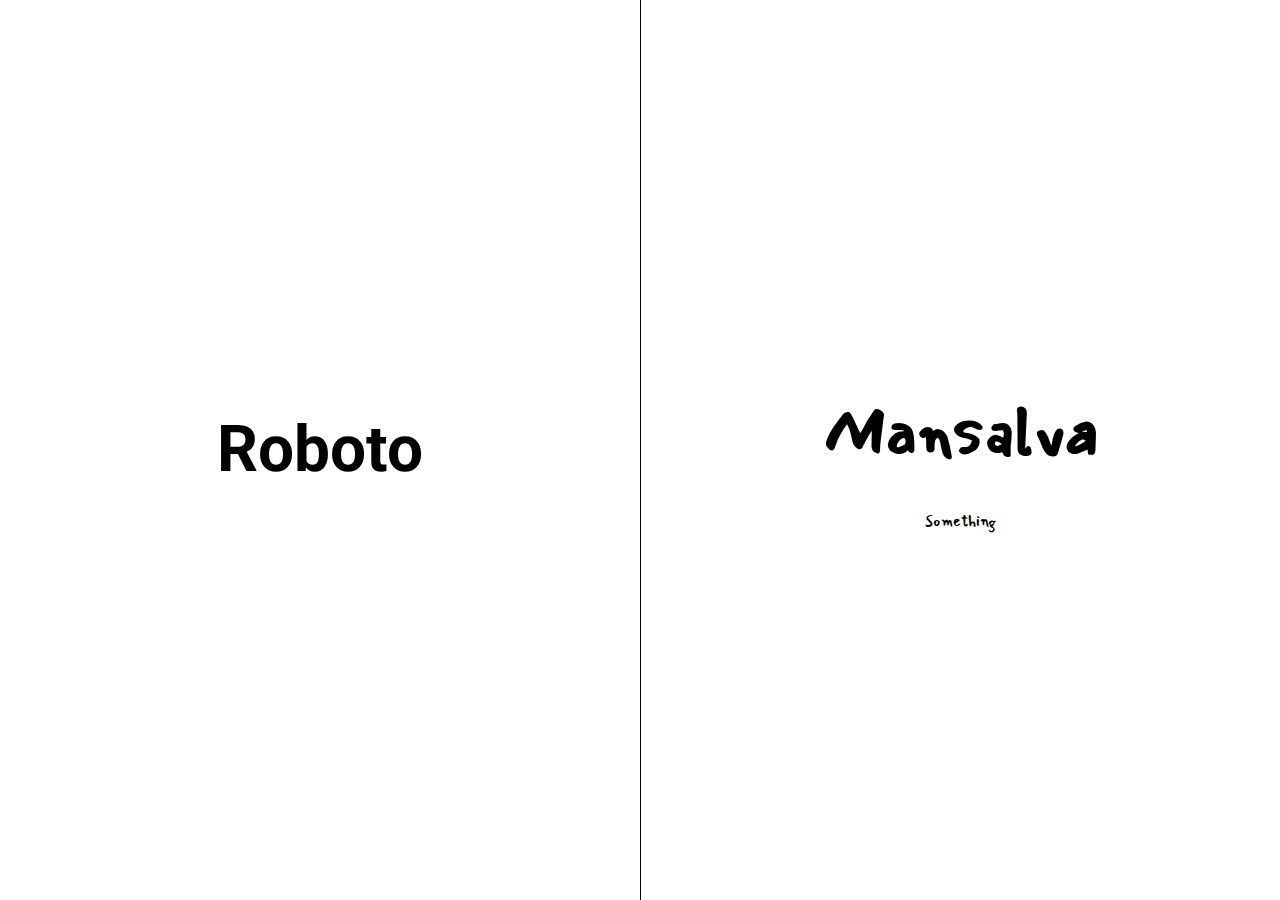
<file: index.html>
<!DOCTYPE html>
<html lang='en'>

<head>
    <meta charset='UTF-8'>
    <meta name='viewport' content='width=device-width, initial-scale=1.0'>
    <meta http-equiv='X-UA-Compatible' content='ie=edge'>
    <title>font template</title>
    <link rel='stylesheet' href='./css/normalize.css'>
    <link rel='stylesheet' href='./css/index.css'>
    <link href="https://fonts.googleapis.com/css?family=Mansalva|Roboto&display=swap" rel="stylesheet">
</head>

<body>
    <main>
        <div class="roboto">
            <a href="roboto.html">
                <article>
                    <h1>Roboto</h1>
                </article>
            </a>
        </div>
        <div class="mansalva">
            <a href="mansalva.html">
                <article>
                    <h1>Mansalva</h1>
                    <p>Something</p>
                </article>
            </a>
        </div>
    </main>
</body>

</html>
</file>
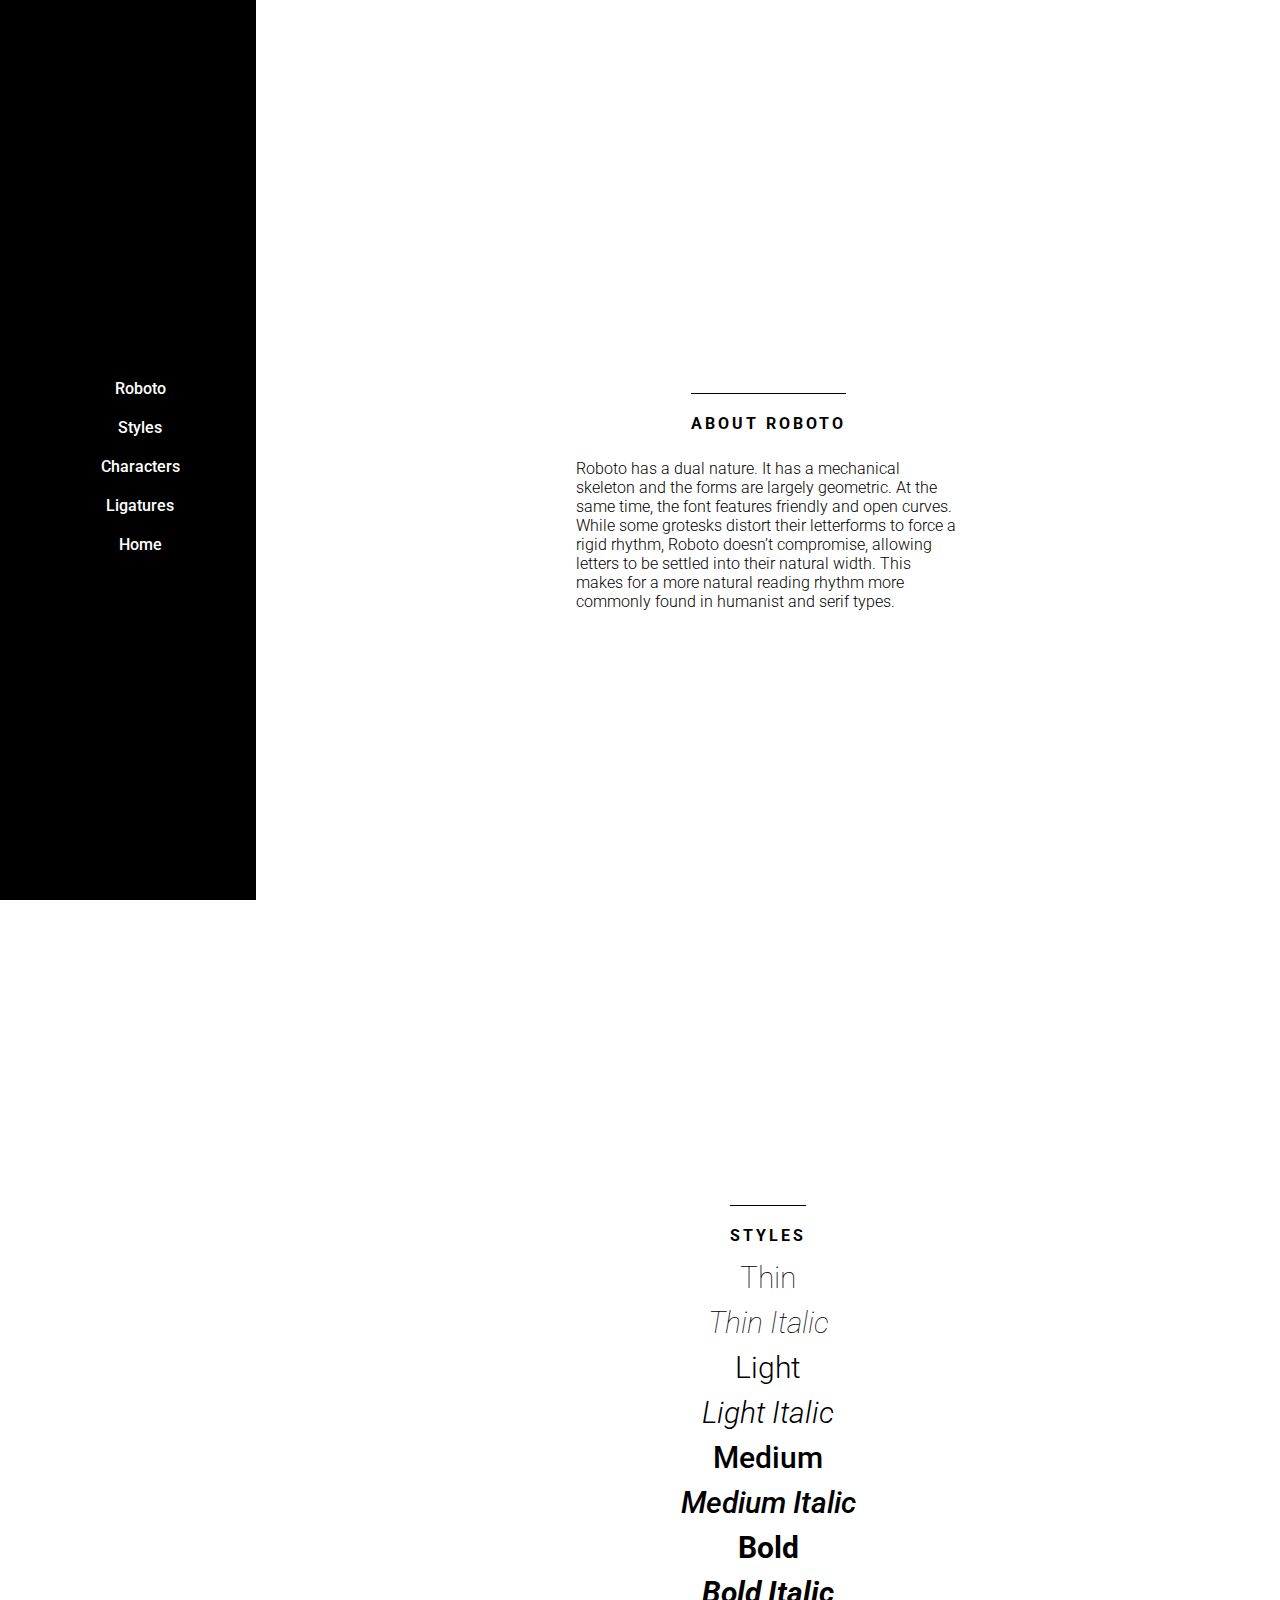
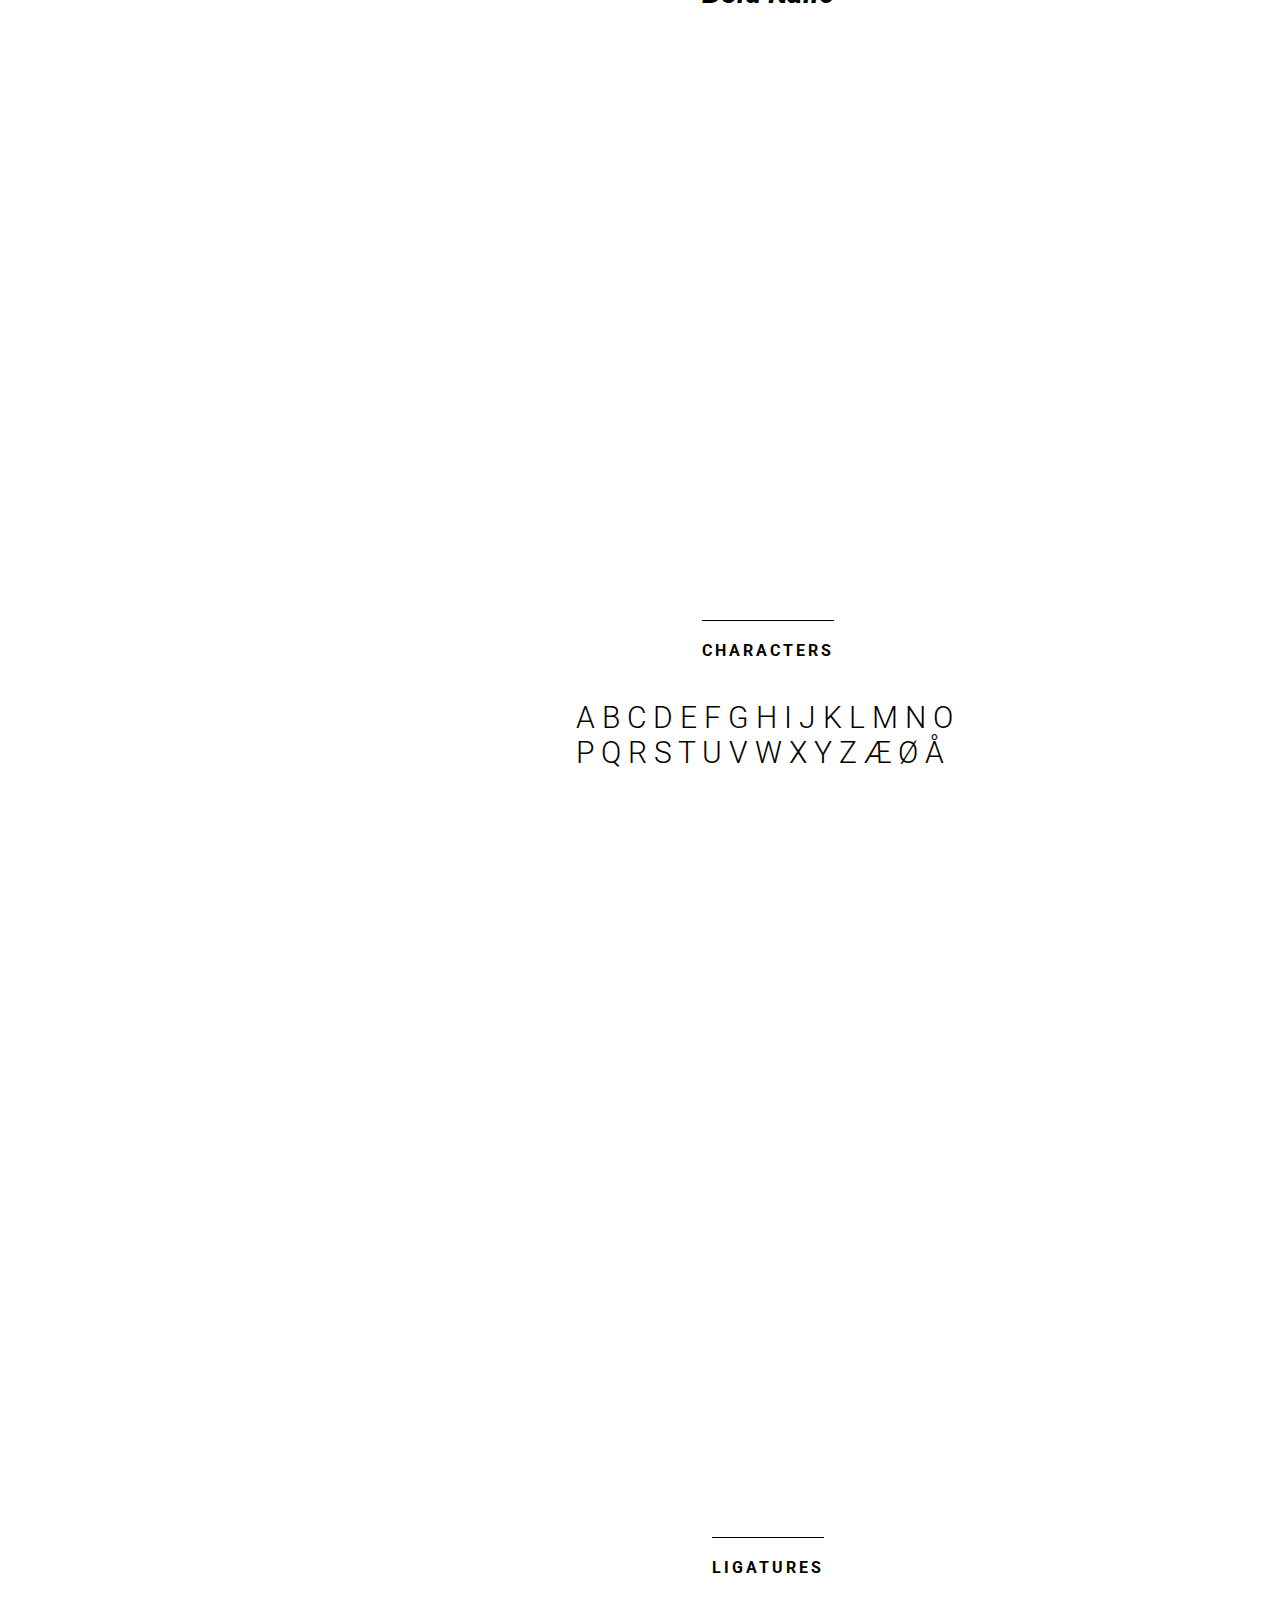
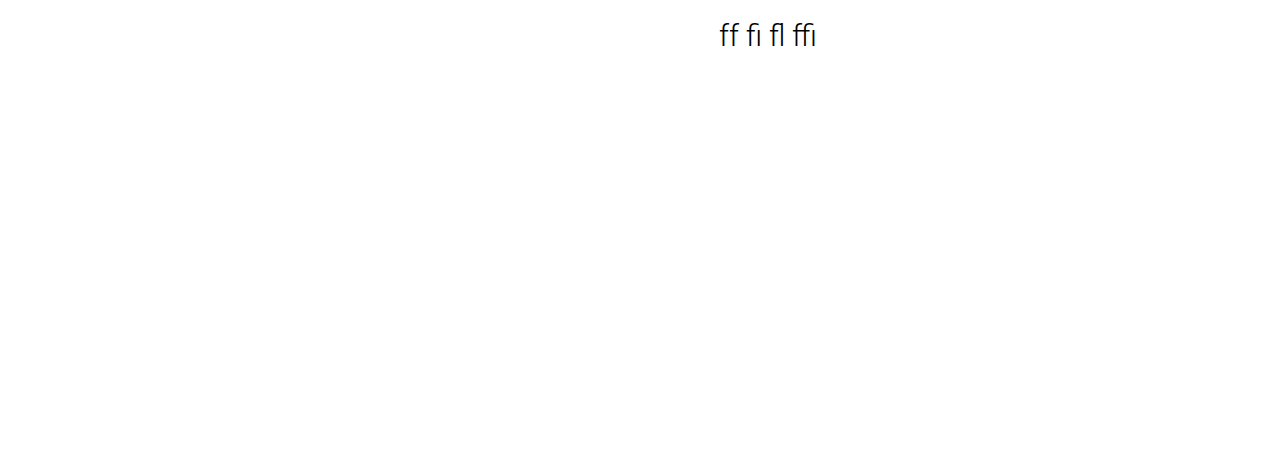
<file: roboto.html>
<!DOCTYPE html>

<!--  FONT PRESENTATION SPA -->

<html lang='en'>

<head>
    <meta charset='UTF-8'>
    <meta name='viewport' content='width=device-width, initial-scale=1.0'>
    <meta http-equiv='X-UA-Compatible' content='ie=edge'>
    <title>Document</title>
    <link
        href="https://fonts.googleapis.com/css?family=Roboto:100,100i,300,300i,400,400i,500,500i,600,600i,700,700i&display=swap"
        rel="stylesheet">
    <link rel='stylesheet' href='./css/roboto.css'>
</head>

<body>
    <header>
        <ul class="menu">
            <li><a href="#about">Roboto</a></li>
            <li><a href="#styles">Styles</a></li>
            <li><a href="#chars">Characters</a></li>
            <li><a href="#liga">Ligatures</a></li>
            <li><a href="index.html">Home</a></li>
        </ul>
    </header>
    <main>
        <section id="about">
            <h1>About Roboto</h1>
            <p>
                Roboto has a dual nature. It has a mechanical skeleton and the forms are largely geometric. At the same
                time, the font features friendly and open curves. While some grotesks distort their letterforms to force
                a
                rigid rhythm, Roboto doesn’t compromise, allowing letters to be settled into their natural width. This
                makes
                for a more natural reading rhythm more commonly found in humanist and serif types. </p>
        </section>
        <section id="styles">
            <h1>Styles</h1>
            <div class="font-variants">
                <div class="thin">Thin</div>
                <div class="thin italic">Thin Italic</div>
                <div class="light">Light</div>
                <div class="light italic">Light Italic</div>
                <div class="medium">Medium</div>
                <div class="medium italic">Medium Italic</div>
                <div class="bold">Bold</div>
                <div class="bold italic">Bold Italic</div>
        </section>
        <section id="chars">
            <h1>Characters</h1>
            <p class="font-stage">
                <span>A</span>
                <span>B</span>
                <span>C</span>
                <span>D</span>
                <span>E</span>
                <span>F</span>
                <span>G</span>
                <span>H</span>
                <span>I</span>
                <span>J</span>
                <span>K</span>
                <span>L</span>
                <span>M</span>
                <span>N</span>
                <span>O</span>
                <span>P</span>
                <span>Q</span>
                <span>R</span>
                <span>S</span>
                <span>T</span>
                <span>U</span>
                <span>V</span>
                <span>W</span>
                <span>X</span>
                <span>Y</span>
                <span>Z</span>
                <span>Æ</span>
                <span>Ø</span>
                <span>Å</span>
            </p>
        </section>
        <section id="liga">
            <h1>Ligatures</h1>
            <p class="font-stage">ff fi fl ffi</p>
        </section>
    </main>
</body>

</html>
</file>
<file: css/index.css>
h1{
    font-size:4rem;
}

.roboto{
    font-family: 'Roboto';
    border-right:1px solid black;
}

.mansalva{
    font-family: 'Mansalva';
}

main{
    display:flex;
}

div{
    height:100vh;
    width:50vw;
    display:flex;
    justify-content: center;
    align-items:center;
}

div a{
    text-decoration:none;
    color:black;
    text-align:center;
}


@media (max-width:600px){
    main{
        flex-wrap:wrap;
    }
    div{
        width:100vw;
        height:50vh;
    }
    .roboto{
        border-bottom:1px solid black;
    }
    h1{
        font-size:2em;
    }
}
</file>
<file: css/roboto.css>
html{
    scroll-behavior: smooth;
}
body {
    font-family: 'Roboto', serif;
    font-size: 16px;
    font-weight: 300;
    max-width: 30vw;
    margin-left:45vw;
    margin-top:50px;

    /* margin: auto; */
}

header{
    position:fixed;
    left:0;
    top:0;
    /* width:100%; */
    background-color:black;
    width:20vw;
    height:100vh;

}

/*
    Menu
*/

.menu {
    list-style: none;
    padding: 0;
    padding-left:24px;
    height:100%;
    display: flex;
    flex-direction:column;
    justify-content:center;
    align-items:center;
}

.menu li {
    display: inline-block;
}

.menu li:last-child{
    /* float:right; */
    /* padding-right:24px; */
}

.menu li a {
    padding:10px;
    font-weight: 500;
    color: #fff;
    text-decoration: none;
    display: block;
    border-radius: 3px;
    transition: all 0.3s ease;
}

.menu li a:hover {
    /* color: #333; */
    /* background-color: #fff; */
    transform:scale(1.2);
}

h1 {
    font-size: 1rem;
    font-weight: 700;
    text-transform: uppercase;
    letter-spacing: 3px;
    border-top: 1px solid #000;
    padding-top: 20px;
    margin-top: 20px;
}

.font-variants {
    text-align:center;
    font-size: 30px;
    line-height: 45px;
    padding: 0;
}

main a {
    display:block;
    margin-top:22px;
    text-align:right;
    color:black;
}
.thin {
    font-weight: 100;
}

.light {
    font-weight: 300;
}

.medium {
    font-weight: 500; 
}

.bold {
    font-weight: 700;
}

.italic {
    font-style: italic;
}

.font-stage {
    font-size: 30px;
}

section{
    height:100vh;
    display:flex;
    flex-direction: column;
    justify-content:center;
    align-items:center;
}


@media (max-width:600px){
    body{
        max-width:80vw;
    }

    h1{
        font-size:2em;
    }

    .font-variants{
        line-height:36px;
    }

    header{
        width:100vw;
        height:10vh;
    }

    body{
        margin:auto;
    }

    .menu{
        display:block;
    }

    .menu li{
        display:none;
    }
    .menu li:first-child, .menu li:last-child{
        display:inline-block;
    }
}
</file>
